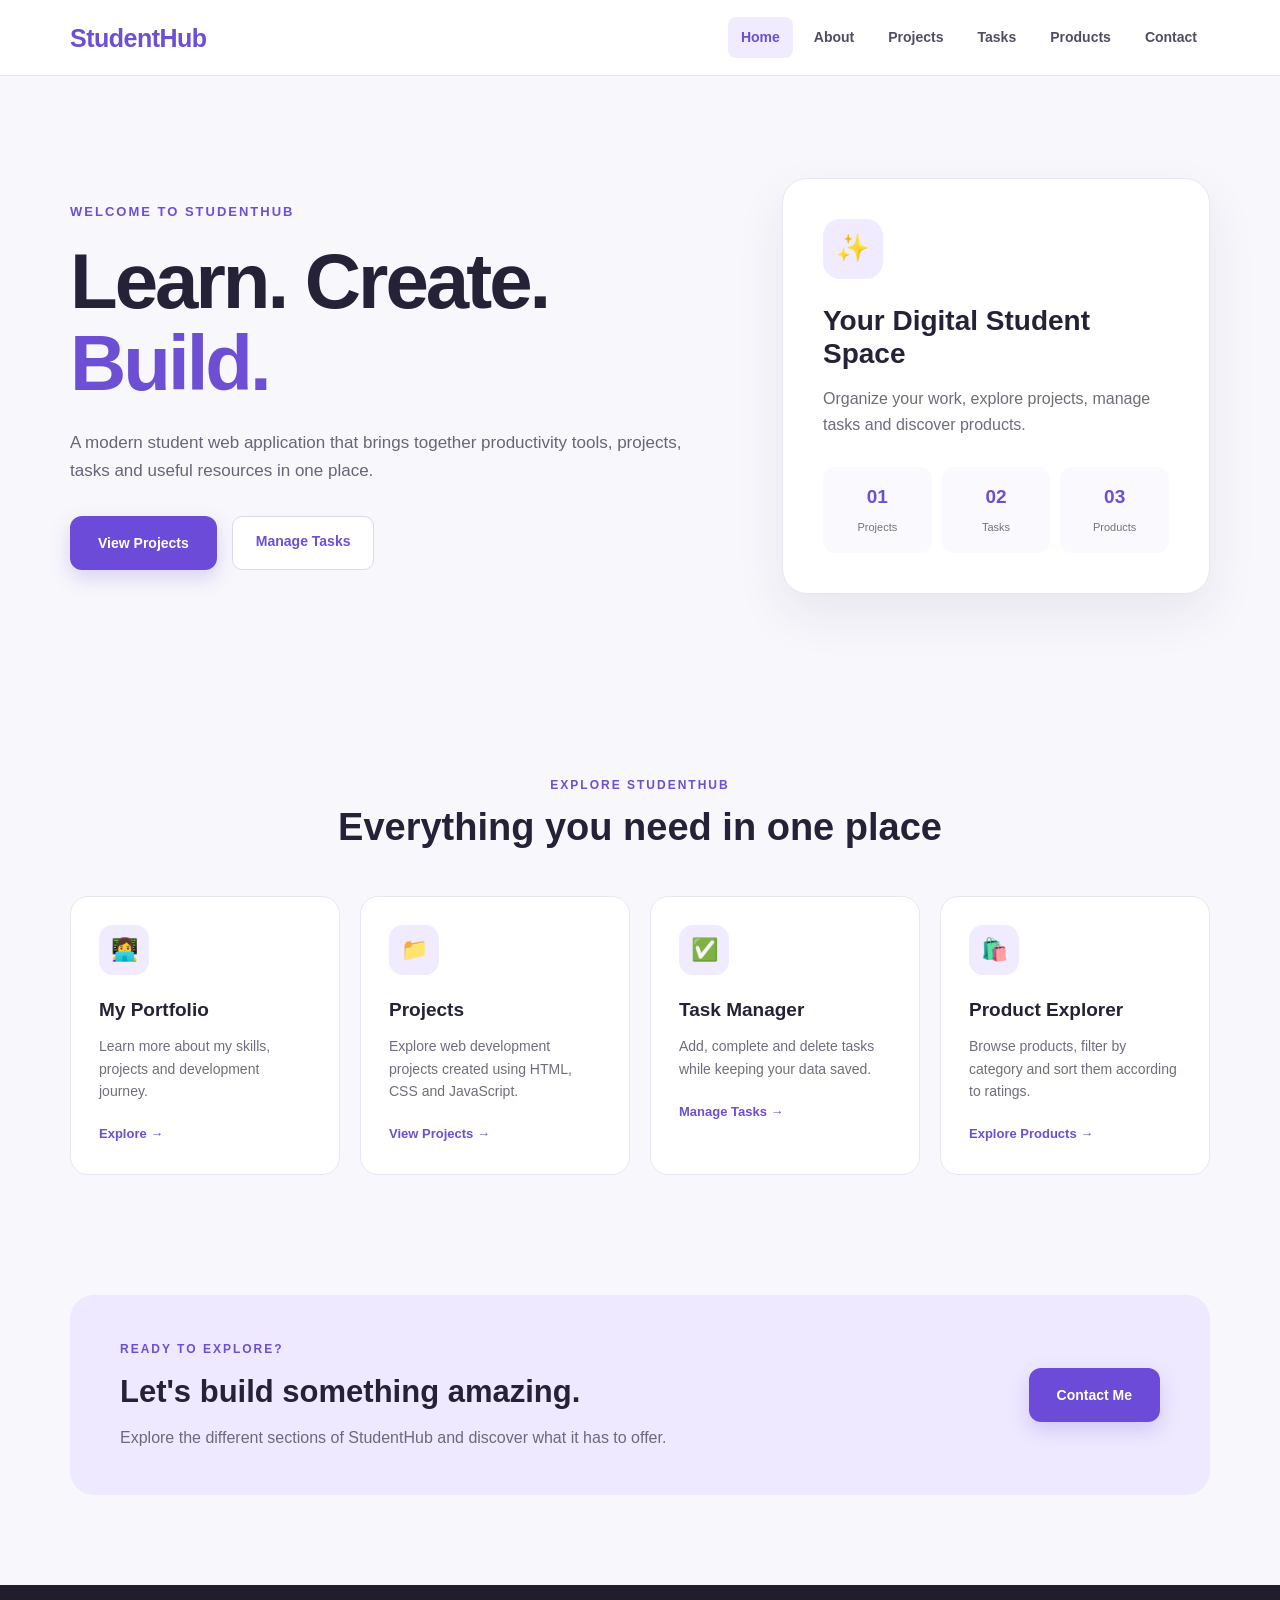
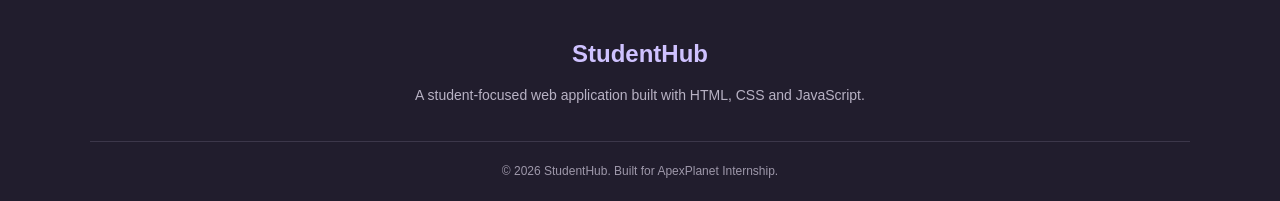
<file: index.html>
<!DOCTYPE html>
<html lang="en">
<head>
    <meta charset="UTF-8">
    <meta name="viewport" content="width=device-width, initial-scale=1.0">

    <title>StudentHub | Home</title>

    <link rel="stylesheet" href="style.css">
</head>

<body>

    <!-- Navigation Bar -->
    <header>
        <nav class="navbar">

            <div class="logo">
                StudentHub
            </div>

            <ul class="nav-links">
                <li><a href="index.html" class="active">Home</a></li>
                <li><a href="about.html">About</a></li>
                <li><a href="projects.html">Projects</a></li>
                <li><a href="tasks.html">Tasks</a></li>
                <li><a href="products.html">Products</a></li>
                <li><a href="contact.html">Contact</a></li>
            </ul>

            <button class="menu-btn" onclick="toggleMenu()">☰</button>

        </nav>
    </header>


    <!-- Hero Section -->
    <main>

        <section class="hero">

            <div class="hero-content">

                <p class="welcome-text">
                    WELCOME TO STUDENTHUB
                </p>

                <h1>
                    Learn. Create.
                    <span>Build.</span>
                </h1>

                <p class="hero-description">
                    A modern student web application that brings together
                    productivity tools, projects, tasks and useful resources
                    in one place.
                </p>

                <div class="hero-buttons">
                    <a href="projects.html" class="btn primary-btn">
                        View Projects
                    </a>

                    <a href="tasks.html" class="btn secondary-btn">
                        Manage Tasks
                    </a>
                </div>

            </div>


            <div class="hero-card">

                <div class="card-icon">
                    ✨
                </div>

                <h2>
                    Your Digital Student Space
                </h2>

                <p>
                    Organize your work, explore projects,
                    manage tasks and discover products.
                </p>

                <div class="mini-stats">

                    <div>
                        <strong>01</strong>
                        <span>Projects</span>
                    </div>

                    <div>
                        <strong>02</strong>
                        <span>Tasks</span>
                    </div>

                    <div>
                        <strong>03</strong>
                        <span>Products</span>
                    </div>

                </div>

            </div>

        </section>


        <!-- Features Section -->
        <section class="features">

            <div class="section-heading">

                <p>EXPLORE STUDENTHUB</p>

                <h2>
                    Everything you need in one place
                </h2>

            </div>


            <div class="feature-grid">

                <div class="feature-card">
                    <div class="feature-icon">👩‍💻</div>

                    <h3>My Portfolio</h3>

                    <p>
                        Learn more about my skills, projects
                        and development journey.
                    </p>

                    <a href="about.html">
                        Explore →
                    </a>
                </div>


                <div class="feature-card">
                    <div class="feature-icon">📁</div>

                    <h3>Projects</h3>

                    <p>
                        Explore web development projects
                        created using HTML, CSS and JavaScript.
                    </p>

                    <a href="projects.html">
                        View Projects →
                    </a>
                </div>


                <div class="feature-card">
                    <div class="feature-icon">✅</div>

                    <h3>Task Manager</h3>

                    <p>
                        Add, complete and delete tasks while
                        keeping your data saved.
                    </p>

                    <a href="tasks.html">
                        Manage Tasks →
                    </a>
                </div>


                <div class="feature-card">
                    <div class="feature-icon">🛍️</div>

                    <h3>Product Explorer</h3>

                    <p>
                        Browse products, filter by category
                        and sort them according to ratings.
                    </p>

                    <a href="products.html">
                        Explore Products →
                    </a>
                </div>

            </div>

        </section>


        <!-- Call To Action -->
        <section class="cta">

            <div>

                <p>READY TO EXPLORE?</p>

                <h2>
                    Let's build something amazing.
                </h2>

                <p>
                    Explore the different sections of StudentHub
                    and discover what it has to offer.
                </p>

            </div>

            <a href="contact.html" class="btn primary-btn">
                Contact Me
            </a>

        </section>

    </main>


    <!-- Footer -->
    <footer>

        <div class="footer-content">

            <h3>StudentHub</h3>

            <p>
                A student-focused web application built with
                HTML, CSS and JavaScript.
            </p>

        </div>

        <div class="footer-bottom">
            <p>
                © 2026 StudentHub. Built for ApexPlanet Internship.
            </p>
        </div>

    </footer>


    <script src="main.js"></script>

</body>
</html>
</file>
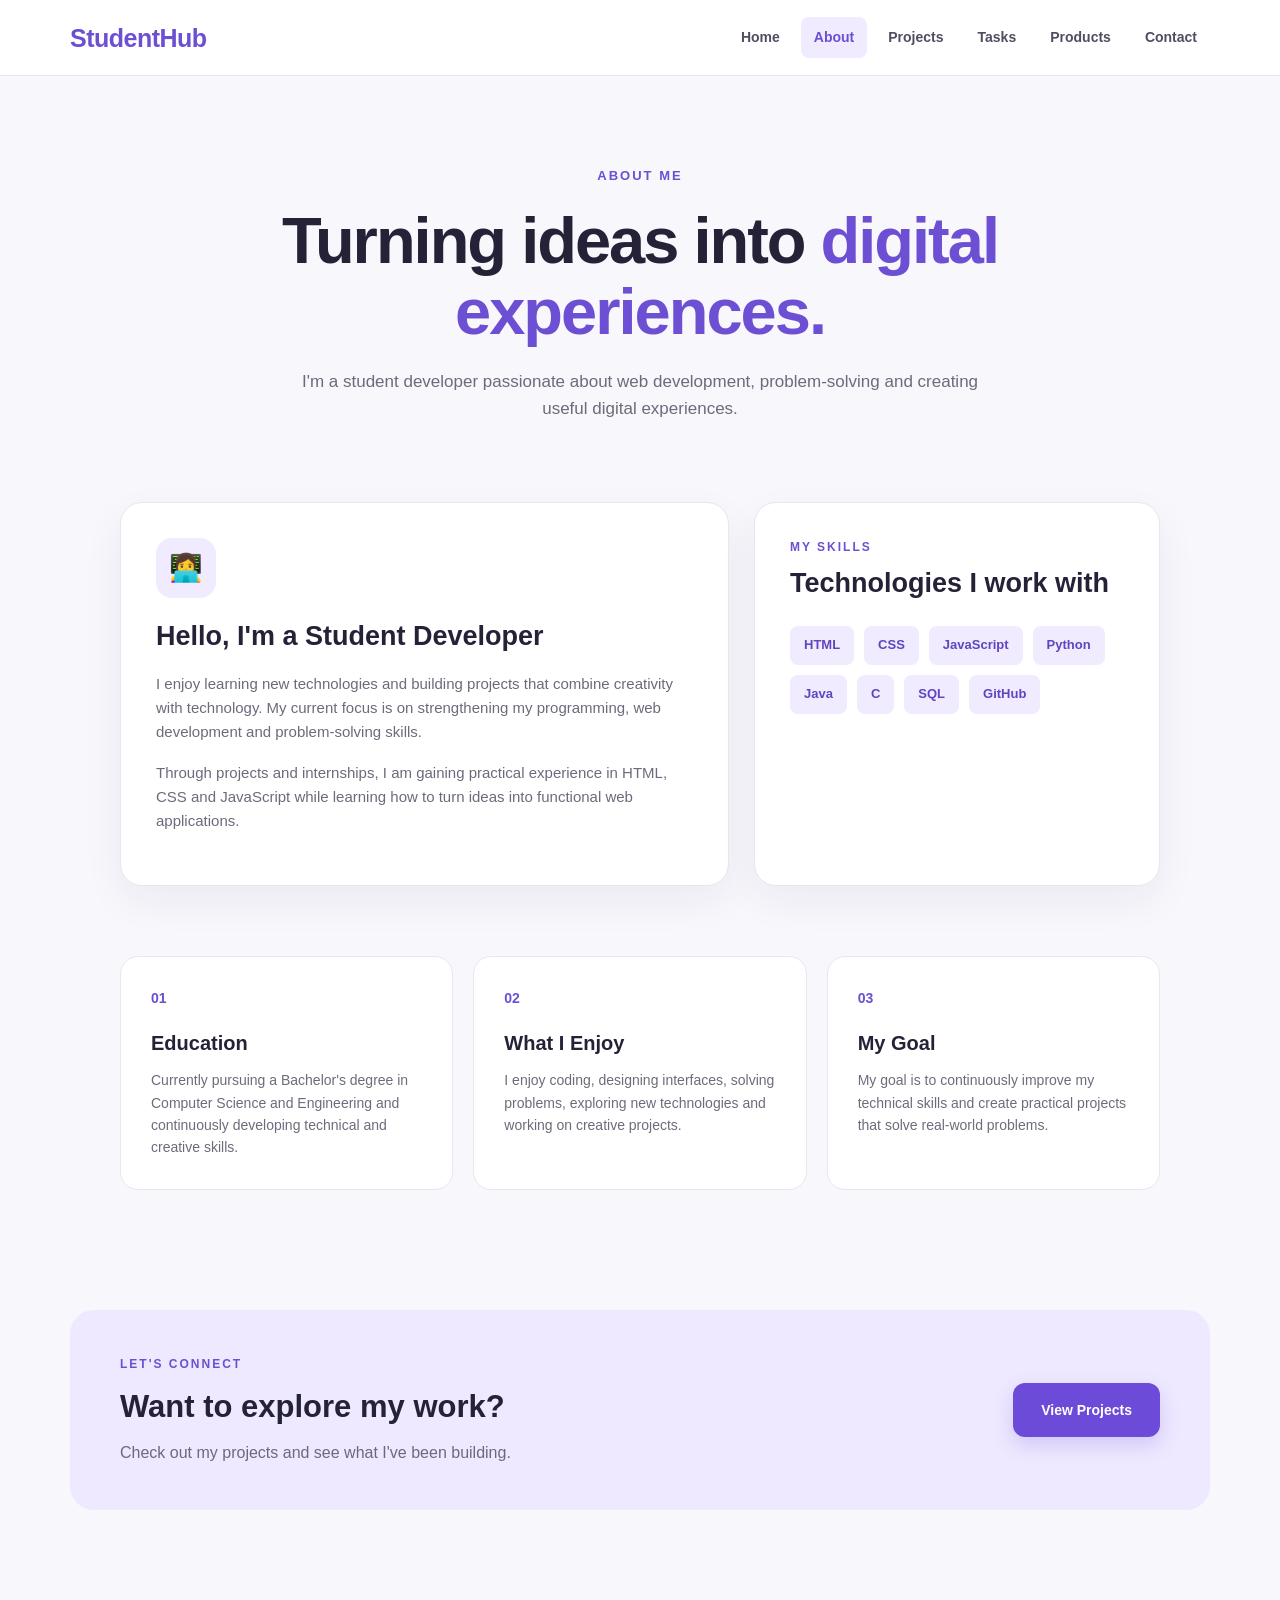
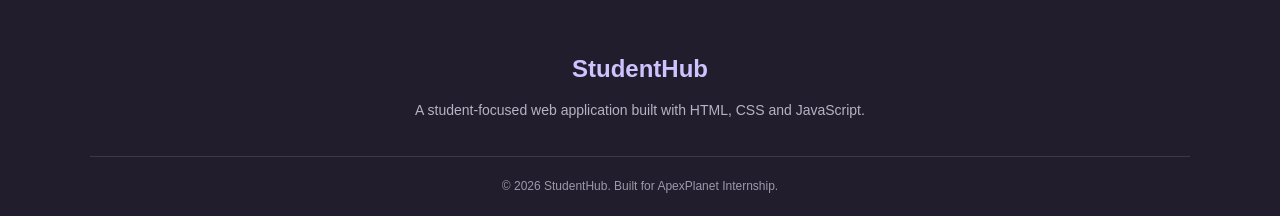
<file: about.html>
<!DOCTYPE html>
<html lang="en">

<head>
    <meta charset="UTF-8">
    <meta name="viewport" content="width=device-width, initial-scale=1.0">

    <title>StudentHub | About</title>

    <link rel="stylesheet" href="style.css">
</head>

<body>

    <!-- Navigation Bar -->
    <header>
        <nav class="navbar">

            <div class="logo">
                StudentHub
            </div>

            <ul class="nav-links">
                <li>
                    <a href="index.html">Home</a>
                </li>

                <li>
                    <a href="about.html" class="active">About</a>
                </li>

                <li>
                    <a href="projects.html">Projects</a>
                </li>

                <li>
                    <a href="tasks.html">Tasks</a>
                </li>

                <li>
                    <a href="products.html">Products</a>
                </li>

                <li>
                    <a href="contact.html">Contact</a>
                </li>
            </ul>

            <button class="menu-btn" onclick="toggleMenu()">☰</button>

        </nav>
    </header>


    <!-- About Hero -->
    <main>

        <section class="page-hero">

            <p class="welcome-text">
                ABOUT ME
            </p>

            <h1>
                Turning ideas into
                <span>digital experiences.</span>
            </h1>

            <p>
                I'm a student developer passionate about web development,
                problem-solving and creating useful digital experiences.
            </p>

        </section>


        <!-- About Section -->
        <section class="about-section">

            <div class="about-card">

                <div class="about-icon">
                    👩‍💻
                </div>

                <h2>
                    Hello, I'm a Student Developer
                </h2>

                <p>
                    I enjoy learning new technologies and building projects
                    that combine creativity with technology. My current focus
                    is on strengthening my programming, web development and
                    problem-solving skills.
                </p>

                <p>
                    Through projects and internships, I am gaining practical
                    experience in HTML, CSS and JavaScript while learning how
                    to turn ideas into functional web applications.
                </p>

            </div>


            <!-- Skills -->
            <div class="skills-card">

                <p class="small-heading">
                    MY SKILLS
                </p>

                <h2>
                    Technologies I work with
                </h2>

                <div class="skills-list">

                    <span>HTML</span>
                    <span>CSS</span>
                    <span>JavaScript</span>
                    <span>Python</span>
                    <span>Java</span>
                    <span>C</span>
                    <span>SQL</span>
                    <span>GitHub</span>

                </div>

            </div>

        </section>


        <!-- Education & Goals -->
        <section class="info-section">

            <div class="info-card">

                <div class="info-number">
                    01
                </div>

                <h3>
                    Education
                </h3>

                <p>
                    Currently pursuing a Bachelor's degree in Computer
                    Science and Engineering and continuously developing
                    technical and creative skills.
                </p>

            </div>


            <div class="info-card">

                <div class="info-number">
                    02
                </div>

                <h3>
                    What I Enjoy
                </h3>

                <p>
                    I enjoy coding, designing interfaces, solving problems,
                    exploring new technologies and working on creative
                    projects.
                </p>

            </div>


            <div class="info-card">

                <div class="info-number">
                    03
                </div>

                <h3>
                    My Goal
                </h3>

                <p>
                    My goal is to continuously improve my technical skills
                    and create practical projects that solve real-world
                    problems.
                </p>

            </div>

        </section>


        <!-- CTA -->
        <section class="cta">

            <div>

                <p>
                    LET'S CONNECT
                </p>

                <h2>
                    Want to explore my work?
                </h2>

                <p>
                    Check out my projects and see what I've been building.
                </p>

            </div>

            <a href="projects.html" class="btn primary-btn">
                View Projects
            </a>

        </section>

    </main>


    <!-- Footer -->
    <footer>

        <div class="footer-content">

            <h3>
                StudentHub
            </h3>

            <p>
                A student-focused web application built with
                HTML, CSS and JavaScript.
            </p>

        </div>

        <div class="footer-bottom">

            <p>
                © 2026 StudentHub. Built for ApexPlanet Internship.
            </p>

        </div>

    </footer>


    <script src="main.js"></script>

</body>

</html>
</file>
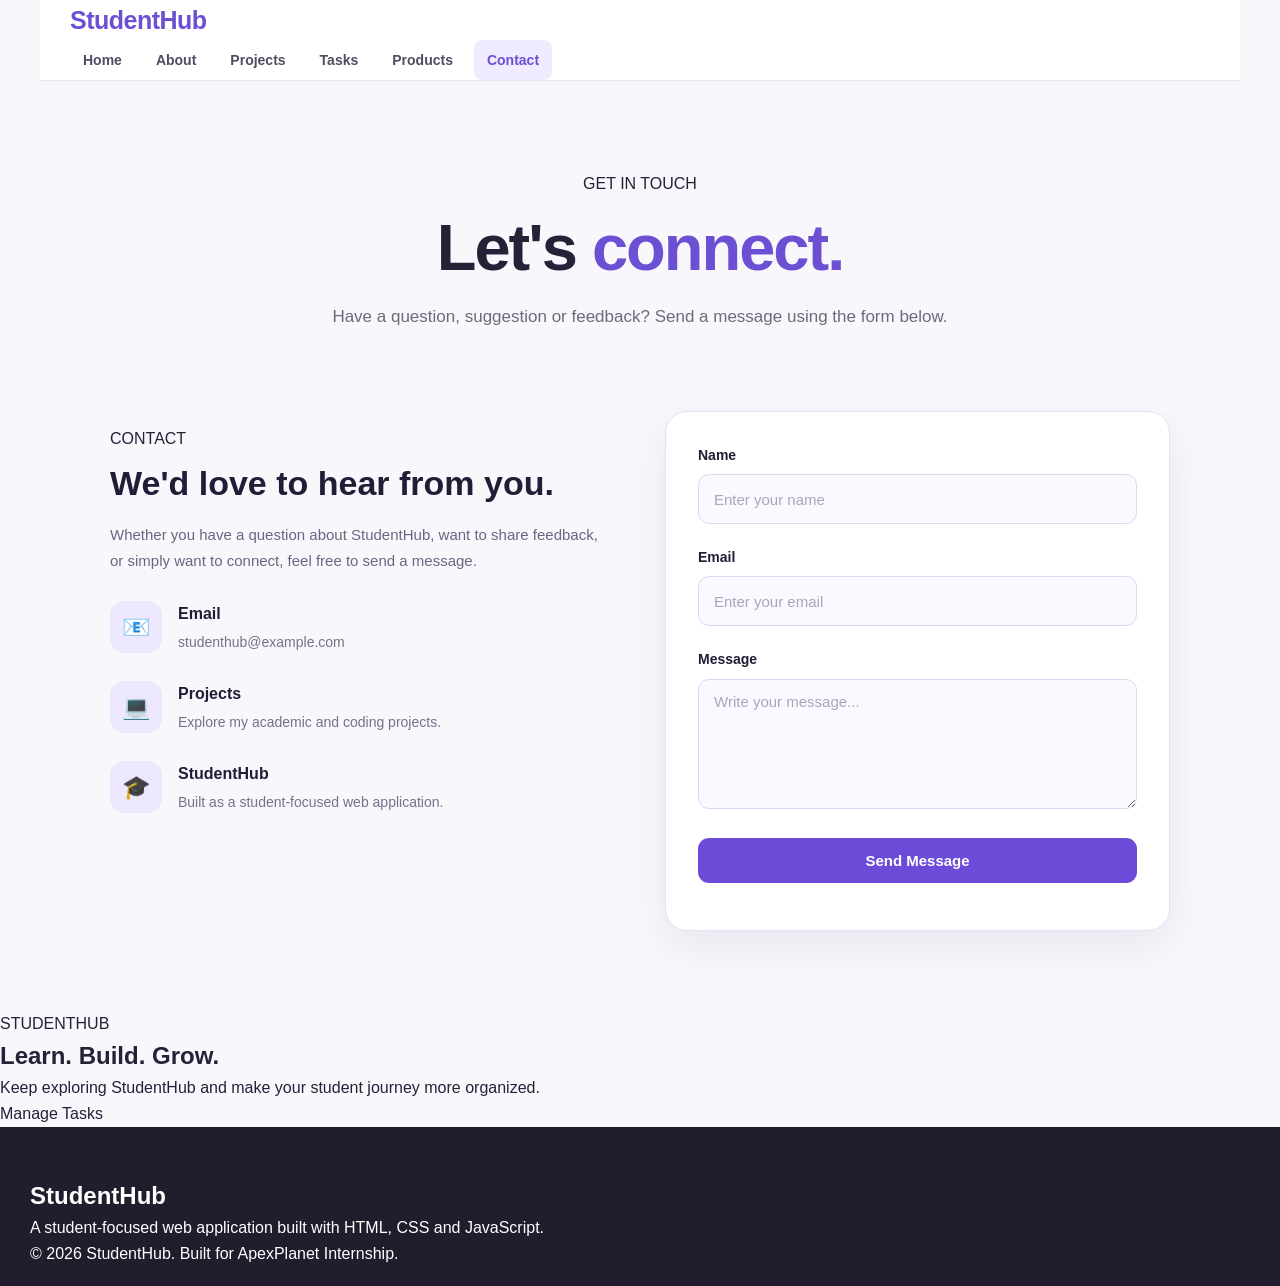
<file: contact.html>
<!DOCTYPE html>
<html lang="en">

<head>
    <meta charset="UTF-8">
    <meta name="viewport" content="width=device-width, initial-scale=1.0">

    <title>Contact | StudentHub</title>

    <link rel="stylesheet" href="style.css">
</head>

<body>

    <!-- =========================
         NAVIGATION BAR
    ========================== -->

    <header class="navbar">

        <div class="nav-container">

            <a href="index.html" class="logo">
                StudentHub
            </a>

            <nav class="nav-links">

                <a href="index.html">Home</a>

                <a href="about.html">About</a>

                <a href="projects.html">Projects</a>

                <a href="tasks.html">Tasks</a>

                <a href="products.html">Products</a>

                <a href="contact.html" class="active">Contact</a>

            </nav>

        </div>

    </header>


    <!-- =========================
         CONTACT HERO
    ========================== -->

    <main>

        <section class="page-hero">

            <p class="section-label">
                GET IN TOUCH
            </p>

            <h1>
                Let's
                <span>connect.</span>
            </h1>

            <p class="hero-description">
                Have a question, suggestion or feedback?
                Send a message using the form below.
            </p>

        </section>


        <!-- =========================
             CONTACT SECTION
        ========================== -->

        <section class="contact-section">

            <div class="contact-container">


                <!-- Contact Information -->

                <div class="contact-info">

                    <p class="section-label">
                        CONTACT
                    </p>

                    <h2>
                        We'd love to hear from you.
                    </h2>

                    <p>
                        Whether you have a question about
                        StudentHub, want to share feedback,
                        or simply want to connect, feel free
                        to send a message.
                    </p>


                    <div class="contact-detail">

                        <div class="contact-icon">
                            📧
                        </div>

                        <div>
                            <h3>Email</h3>

                            <p>
                                studenthub@example.com
                            </p>
                        </div>

                    </div>


                    <div class="contact-detail">

                        <div class="contact-icon">
                            💻
                        </div>

                        <div>
                            <h3>Projects</h3>

                            <p>
                                Explore my academic and
                                coding projects.
                            </p>
                        </div>

                    </div>


                    <div class="contact-detail">

                        <div class="contact-icon">
                            🎓
                        </div>

                        <div>
                            <h3>StudentHub</h3>

                            <p>
                                Built as a student-focused
                                web application.
                            </p>
                        </div>

                    </div>

                </div>


                <!-- Contact Form -->

                <div class="contact-form-card">

                    <form id="contactForm">

                        <div class="form-group">

                            <label for="name">
                                Name
                            </label>

                            <input
                                type="text"
                                id="name"
                                name="name"
                                placeholder="Enter your name"
                                required
                            >

                        </div>


                        <div class="form-group">

                            <label for="email">
                                Email
                            </label>

                            <input
                                type="email"
                                id="email"
                                name="email"
                                placeholder="Enter your email"
                                required
                            >

                        </div>


                        <div class="form-group">

                            <label for="message">
                                Message
                            </label>

                            <textarea
                                id="message"
                                name="message"
                                rows="6"
                                placeholder="Write your message..."
                                required
                            ></textarea>

                        </div>


                        <button
                            type="submit"
                            class="contact-submit"
                        >
                            Send Message
                        </button>


                        <p
                            id="formMessage"
                            class="form-message"
                        ></p>

                    </form>

                </div>

            </div>

        </section>


        <!-- =========================
             CTA
        ========================== -->

        <section class="task-cta">

            <div>

                <p class="section-label">
                    STUDENTHUB
                </p>

                <h2>
                    Learn. Build. Grow.
                </h2>

                <p>
                    Keep exploring StudentHub and make
                    your student journey more organized.
                </p>

            </div>

            <a
                href="tasks.html"
                class="cta-button"
            >
                Manage Tasks
            </a>

        </section>

    </main>


    <!-- =========================
         FOOTER
    ========================== -->

    <footer class="footer">

        <div class="footer-container">

            <h2>
                StudentHub
            </h2>

            <p>
                A student-focused web application built
                with HTML, CSS and JavaScript.
            </p>

            <p>
                © 2026 StudentHub. Built for ApexPlanet Internship.
            </p>

        </div>

    </footer>


    <!-- JavaScript -->

    <script src="contact.js"></script>

</body>

</html>
</file>
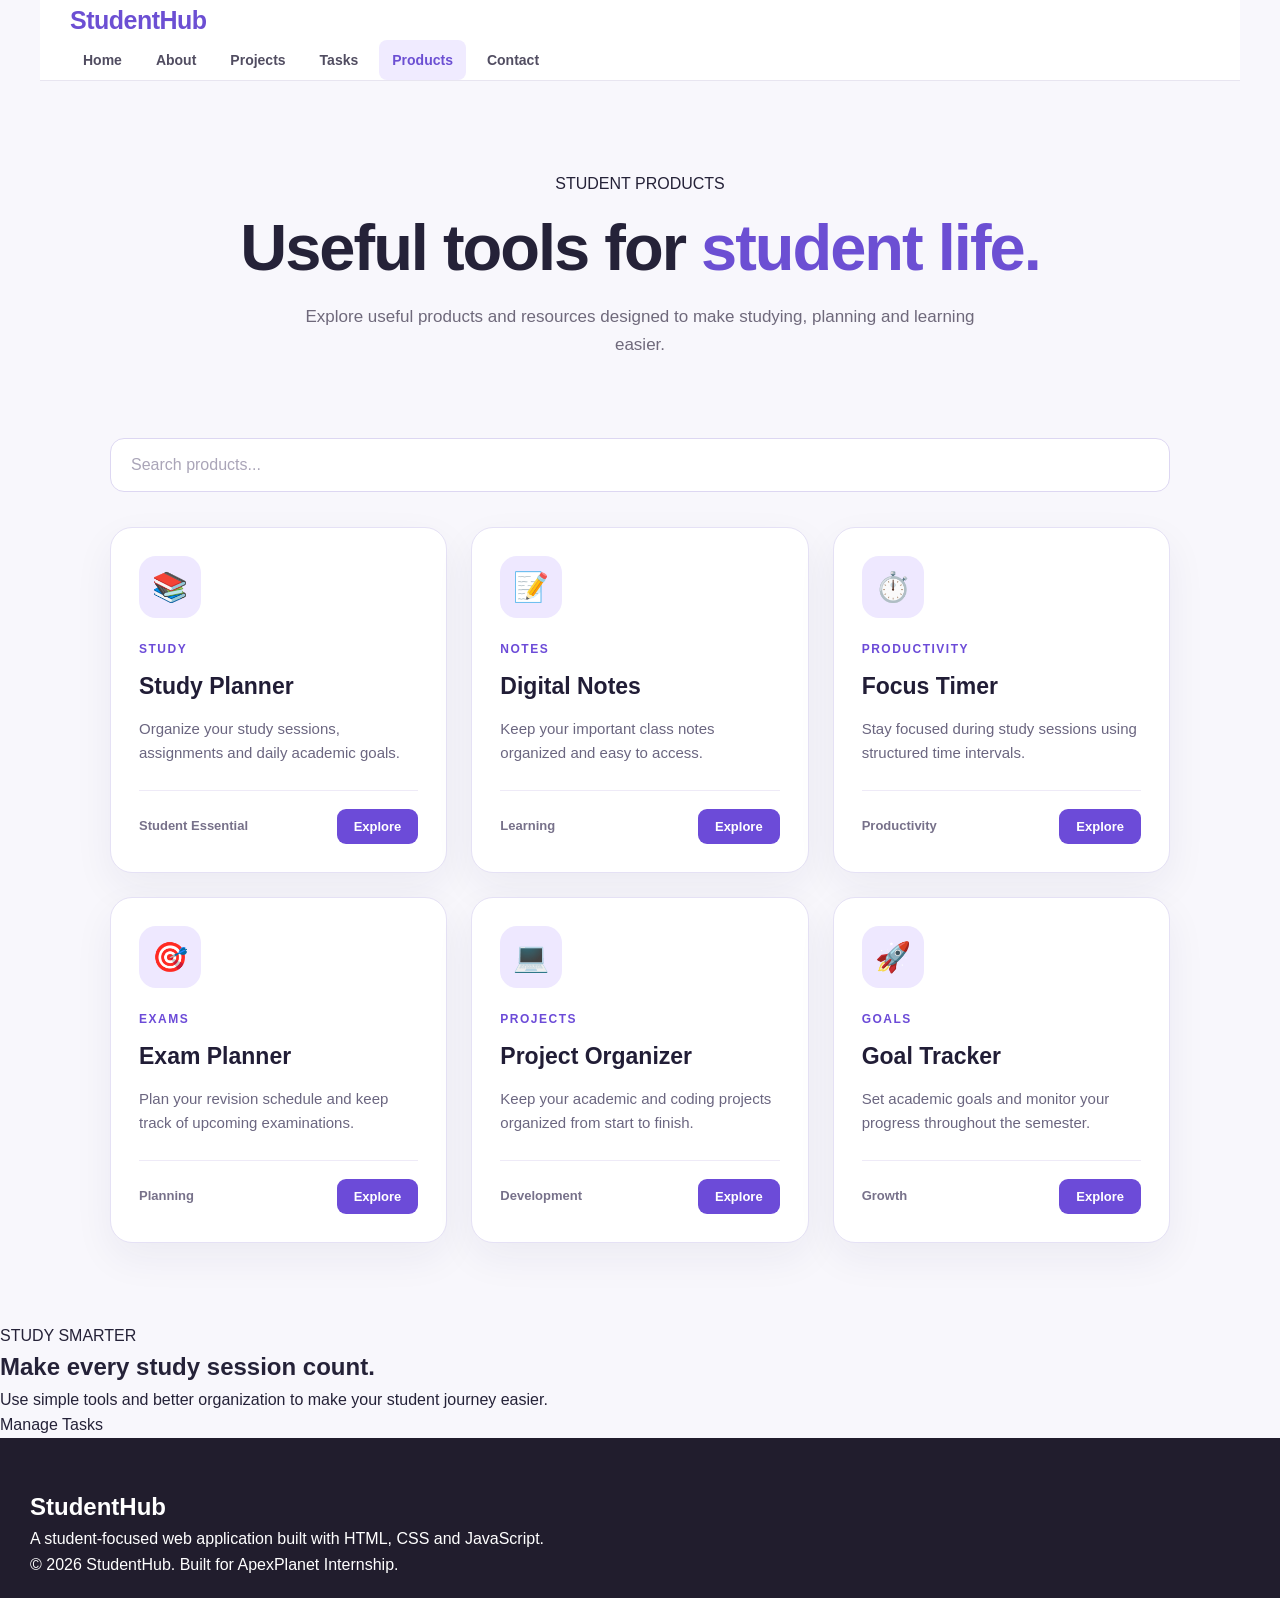
<file: products.html>
<!DOCTYPE html>
<html lang="en">

<head>
    <meta charset="UTF-8">
    <meta name="viewport" content="width=device-width, initial-scale=1.0">

    <title>Products | StudentHub</title>

    <link rel="stylesheet" href="style.css">
</head>

<body>

    <!-- =========================
         NAVIGATION BAR
    ========================== -->

    <header class="navbar">

        <div class="nav-container">

            <a href="index.html" class="logo">
                StudentHub
            </a>

            <nav class="nav-links">

                <a href="index.html">Home</a>

                <a href="about.html">About</a>

                <a href="projects.html">Projects</a>

                <a href="tasks.html">Tasks</a>

                <a href="products.html" class="active">Products</a>

                <a href="contact.html">Contact</a>

            </nav>

        </div>

    </header>


    <!-- =========================
         PRODUCTS PAGE
    ========================== -->

    <main>

        <!-- Hero -->

        <section class="page-hero">

            <p class="section-label">
                STUDENT PRODUCTS
            </p>

            <h1>
                Useful tools for
                <span>student life.</span>
            </h1>

            <p class="hero-description">
                Explore useful products and resources designed
                to make studying, planning and learning easier.
            </p>

        </section>


        <!-- =========================
             SEARCH
        ========================== -->

        <section class="products-section">

            <div class="product-search">

                <input
                    type="text"
                    id="productSearch"
                    placeholder="Search products..."
                >

            </div>


            <!-- =========================
                 PRODUCT GRID
            ========================== -->

            <div
                id="productGrid"
                class="product-grid"
            >


                <!-- Product 1 -->

                <div
                    class="product-card"
                    data-name="Study Planner"
                >

                    <div class="product-icon">
                        📚
                    </div>

                    <p class="product-category">
                        STUDY
                    </p>

                    <h2>
                        Study Planner
                    </h2>

                    <p>
                        Organize your study sessions,
                        assignments and daily academic goals.
                    </p>

                    <div class="product-bottom">

                        <span>
                            Student Essential
                        </span>

                        <button class="product-btn">
                            Explore
                        </button>

                    </div>

                </div>


                <!-- Product 2 -->

                <div
                    class="product-card"
                    data-name="Digital Notes"
                >

                    <div class="product-icon">
                        📝
                    </div>

                    <p class="product-category">
                        NOTES
                    </p>

                    <h2>
                        Digital Notes
                    </h2>

                    <p>
                        Keep your important class notes
                        organized and easy to access.
                    </p>

                    <div class="product-bottom">

                        <span>
                            Learning
                        </span>

                        <button class="product-btn">
                            Explore
                        </button>

                    </div>

                </div>


                <!-- Product 3 -->

                <div
                    class="product-card"
                    data-name="Focus Timer"
                >

                    <div class="product-icon">
                        ⏱️
                    </div>

                    <p class="product-category">
                        PRODUCTIVITY
                    </p>

                    <h2>
                        Focus Timer
                    </h2>

                    <p>
                        Stay focused during study sessions
                        using structured time intervals.
                    </p>

                    <div class="product-bottom">

                        <span>
                            Productivity
                        </span>

                        <button class="product-btn">
                            Explore
                        </button>

                    </div>

                </div>


                <!-- Product 4 -->

                <div
                    class="product-card"
                    data-name="Exam Planner"
                >

                    <div class="product-icon">
                        🎯
                    </div>

                    <p class="product-category">
                        EXAMS
                    </p>

                    <h2>
                        Exam Planner
                    </h2>

                    <p>
                        Plan your revision schedule and
                        keep track of upcoming examinations.
                    </p>

                    <div class="product-bottom">

                        <span>
                            Planning
                        </span>

                        <button class="product-btn">
                            Explore
                        </button>

                    </div>

                </div>


                <!-- Product 5 -->

                <div
                    class="product-card"
                    data-name="Project Organizer"
                >

                    <div class="product-icon">
                        💻
                    </div>

                    <p class="product-category">
                        PROJECTS
                    </p>

                    <h2>
                        Project Organizer
                    </h2>

                    <p>
                        Keep your academic and coding projects
                        organized from start to finish.
                    </p>

                    <div class="product-bottom">

                        <span>
                            Development
                        </span>

                        <button class="product-btn">
                            Explore
                        </button>

                    </div>

                </div>


                <!-- Product 6 -->

                <div
                    class="product-card"
                    data-name="Goal Tracker"
                >

                    <div class="product-icon">
                        🚀
                    </div>

                    <p class="product-category">
                        GOALS
                    </p>

                    <h2>
                        Goal Tracker
                    </h2>

                    <p>
                        Set academic goals and monitor your
                        progress throughout the semester.
                    </p>

                    <div class="product-bottom">

                        <span>
                            Growth
                        </span>

                        <button class="product-btn">
                            Explore
                        </button>

                    </div>

                </div>

            </div>

        </section>


        <!-- =========================
             CTA
        ========================== -->

        <section class="task-cta">

            <div>

                <p class="section-label">
                    STUDY SMARTER
                </p>

                <h2>
                    Make every study session count.
                </h2>

                <p>
                    Use simple tools and better organization
                    to make your student journey easier.
                </p>

            </div>

            <a
                href="tasks.html"
                class="cta-button"
            >
                Manage Tasks
            </a>

        </section>

    </main>


    <!-- =========================
         FOOTER
    ========================== -->

    <footer class="footer">

        <div class="footer-container">

            <h2>
                StudentHub
            </h2>

            <p>
                A student-focused web application built with
                HTML, CSS and JavaScript.
            </p>

            <p>
                © 2026 StudentHub. Built for ApexPlanet Internship.
            </p>

        </div>

    </footer>


    <!-- =========================
         JAVASCRIPT
    ========================== -->

    <script src="products.js"></script>

</body>

</html>
</file>
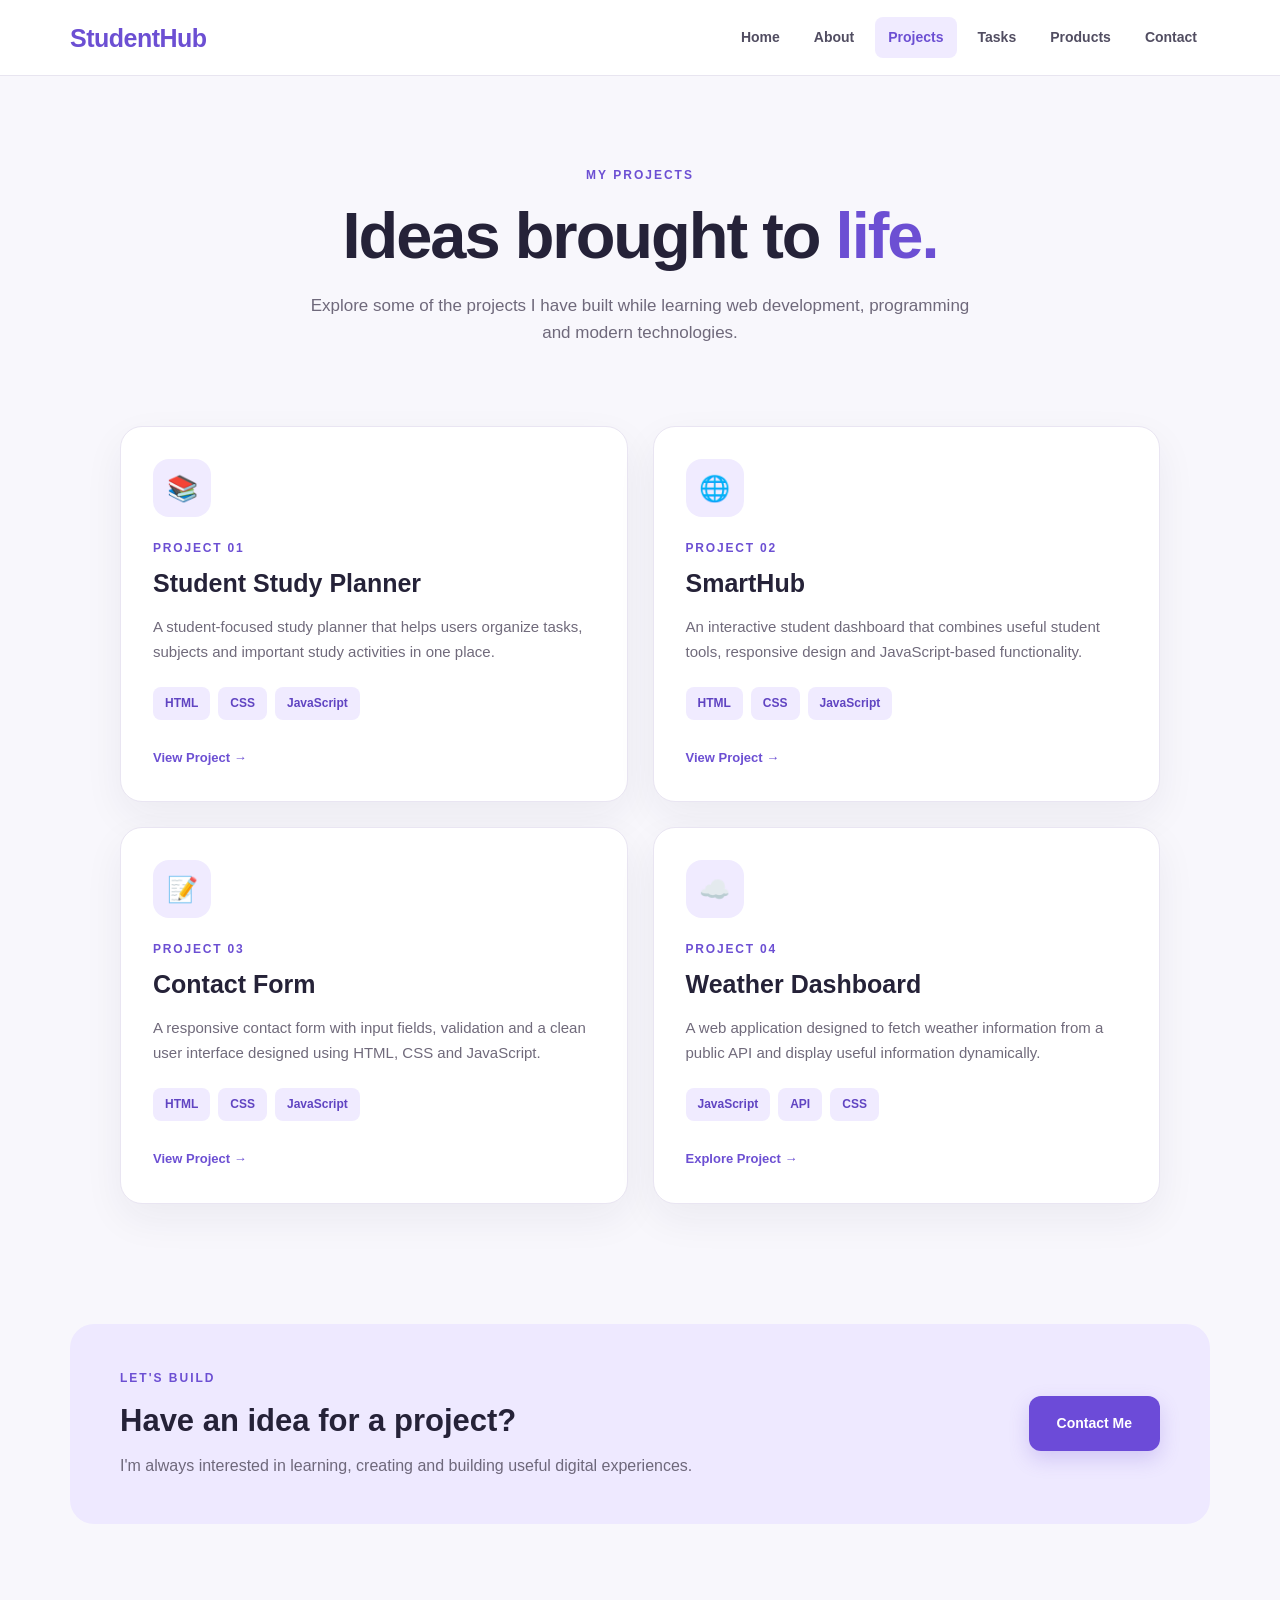
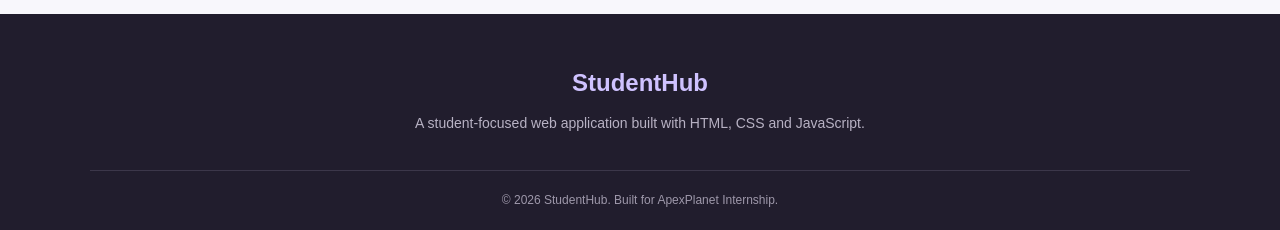
<file: projects.html>
<!DOCTYPE html>
<html lang="en">
<head>
    <meta charset="UTF-8">
    <meta name="viewport" content="width=device-width, initial-scale=1.0">

    <title>Projects | StudentHub</title>

    <link rel="stylesheet" href="style.css">
</head>

<body>

    <!-- ==============================
         NAVIGATION BAR
    =============================== -->

    <header>
        <nav class="navbar">

            <a href="index.html" class="logo">
                StudentHub
            </a>

            <button class="menu-btn" onclick="toggleMenu()">
                ☰
            </button>

            <ul class="nav-links" id="navLinks">

                <li>
                    <a href="index.html">Home</a>
                </li>

                <li>
                    <a href="about.html">About</a>
                </li>

                <li>
                    <a href="projects.html" class="active">Projects</a>
                </li>

                <li>
                    <a href="tasks.html">Tasks</a>
                </li>

                <li>
                    <a href="products.html">Products</a>
                </li>

                <li>
                    <a href="contact.html">Contact</a>
                </li>

            </ul>

        </nav>
    </header>


    <!-- ==============================
         PROJECT PAGE HERO
    =============================== -->

    <main>

        <section class="page-hero">

            <p class="small-heading">
                MY PROJECTS
            </p>

            <h1>
                Ideas brought to <span>life.</span>
            </h1>

            <p>
                Explore some of the projects I have built while learning
                web development, programming and modern technologies.
            </p>

        </section>


        <!-- ==============================
             PROJECTS
        =============================== -->

        <section class="projects-section">

            <div class="project-grid">


                <!-- PROJECT 1 -->

                <article class="project-card">

                    <div class="project-icon">
                        📚
                    </div>

                    <p class="project-number">
                        PROJECT 01
                    </p>

                    <h2>
                        Student Study Planner
                    </h2>

                    <p>
                        A student-focused study planner that helps users
                        organize tasks, subjects and important study
                        activities in one place.
                    </p>

                    <div class="project-tags">

                        <span>HTML</span>
                        <span>CSS</span>
                        <span>JavaScript</span>

                    </div>

                    <a href="#" class="project-link">
                        View Project →
                    </a>

                </article>


                <!-- PROJECT 2 -->

                <article class="project-card">

                    <div class="project-icon">
                        🌐
                    </div>

                    <p class="project-number">
                        PROJECT 02
                    </p>

                    <h2>
                        SmartHub
                    </h2>

                    <p>
                        An interactive student dashboard that combines
                        useful student tools, responsive design and
                        JavaScript-based functionality.
                    </p>

                    <div class="project-tags">

                        <span>HTML</span>
                        <span>CSS</span>
                        <span>JavaScript</span>

                    </div>

                    <a href="#" class="project-link">
                        View Project →
                    </a>

                </article>


                <!-- PROJECT 3 -->

                <article class="project-card">

                    <div class="project-icon">
                        📝
                    </div>

                    <p class="project-number">
                        PROJECT 03
                    </p>

                    <h2>
                        Contact Form
                    </h2>

                    <p>
                        A responsive contact form with input fields,
                        validation and a clean user interface designed
                        using HTML, CSS and JavaScript.
                    </p>

                    <div class="project-tags">

                        <span>HTML</span>
                        <span>CSS</span>
                        <span>JavaScript</span>

                    </div>

                    <a href="contact.html" class="project-link">
                        View Project →
                    </a>

                </article>


                <!-- PROJECT 4 -->

                <article class="project-card">

                    <div class="project-icon">
                        ☁️
                    </div>

                    <p class="project-number">
                        PROJECT 04
                    </p>

                    <h2>
                        Weather Dashboard
                    </h2>

                    <p>
                        A web application designed to fetch weather
                        information from a public API and display
                        useful information dynamically.
                    </p>

                    <div class="project-tags">

                        <span>JavaScript</span>
                        <span>API</span>
                        <span>CSS</span>

                    </div>

                    <a href="#" class="project-link">
                        Explore Project →
                    </a>

                </article>


            </div>

        </section>


        <!-- ==============================
             PROJECT CTA
        =============================== -->

        <section class="cta">

            <div>

                <p>
                    LET'S BUILD
                </p>

                <h2>
                    Have an idea for a project?
                </h2>

                <p>
                    I'm always interested in learning, creating and
                    building useful digital experiences.
                </p>

            </div>

            <a href="contact.html" class="btn primary-btn">
                Contact Me
            </a>

        </section>

    </main>


    <!-- ==============================
         FOOTER
    =============================== -->

    <footer>

        <div class="footer-content">

            <h3>
                StudentHub
            </h3>

            <p>
                A student-focused web application built with
                HTML, CSS and JavaScript.
            </p>

        </div>

        <div class="footer-bottom">

            <p>
                © 2026 StudentHub. Built for ApexPlanet Internship.
            </p>

        </div>

    </footer>


    <!-- ==============================
         JAVASCRIPT
    =============================== -->

    <script src="main.js"></script>

</body>
</html>
</file>
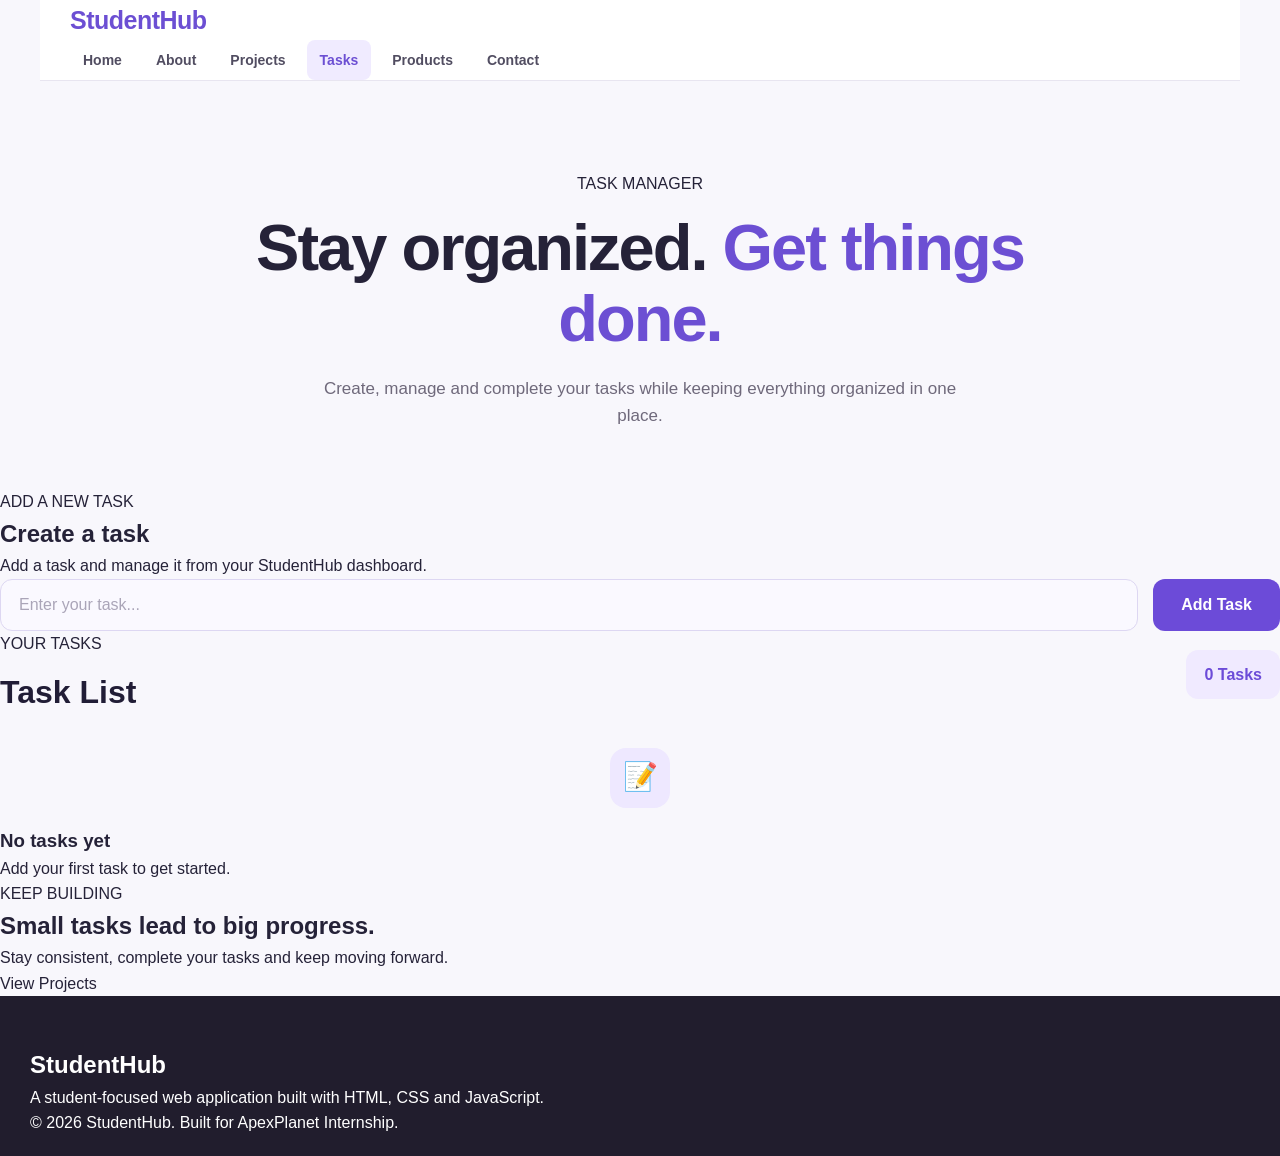
<file: tasks.html>
<!DOCTYPE html>
<html lang="en">

<head>
    <meta charset="UTF-8">
    <meta name="viewport" content="width=device-width, initial-scale=1.0">

    <title>Tasks | StudentHub</title>

    <link rel="stylesheet" href="style.css">
</head>

<body>

    <!-- =========================
         NAVIGATION BAR
    ========================== -->

    <header class="navbar">

        <div class="nav-container">

            <a href="index.html" class="logo">
                StudentHub
            </a>

            <nav class="nav-links">

                <a href="index.html">Home</a>

                <a href="about.html">About</a>

                <a href="projects.html">Projects</a>

                <a href="tasks.html" class="active">Tasks</a>

                <a href="products.html">Products</a>

                <a href="contact.html">Contact</a>

            </nav>

        </div>

    </header>


    <!-- =========================
         TASK PAGE
    ========================== -->

    <main class="tasks-page">


        <!-- =========================
             HERO SECTION
        ========================== -->

        <section class="page-hero">

            <p class="section-label">
                TASK MANAGER
            </p>

            <h1>
                Stay organized.
                <span>Get things done.</span>
            </h1>

            <p class="hero-description">
                Create, manage and complete your tasks while keeping
                everything organized in one place.
            </p>

        </section>


        <!-- =========================
             ADD TASK SECTION
        ========================== -->

        <section class="task-create-section">

            <p class="section-label">
                ADD A NEW TASK
            </p>

            <h2>
                Create a task
            </h2>

            <p class="section-description">
                Add a task and manage it from your StudentHub dashboard.
            </p>


            <div class="task-input-area">

                <input
                    type="text"
                    id="taskInput"
                    placeholder="Enter your task..."
                    autocomplete="off"
                >

                <button
                    type="button"
                    id="addTaskBtn"
                >
                    Add Task
                </button>

            </div>

        </section>


        <!-- =========================
             TASK LIST SECTION
        ========================== -->

        <section class="task-list-section">

            <div class="task-list-header">

                <div>

                    <p class="section-label">
                        YOUR TASKS
                    </p>

                    <h2>
                        Task List
                    </h2>

                </div>


                <div
                    id="taskCount"
                    class="task-count"
                >
                    0 Tasks
                </div>

            </div>


            <!--
                Tasks will be added here
                automatically using tasks.js
            -->

            <div
                id="taskList"
                class="task-list"
            >
            </div>


            <!-- Empty message -->

            <div
                id="emptyMessage"
                class="empty-message"
            >

                <div class="empty-icon">
                    📝
                </div>

                <h3>
                    No tasks yet
                </h3>

                <p>
                    Add your first task to get started.
                </p>

            </div>

        </section>


        <!-- =========================
             BOTTOM CTA
        ========================== -->

        <section class="task-cta">

            <div>

                <p class="section-label">
                    KEEP BUILDING
                </p>

                <h2>
                    Small tasks lead to big progress.
                </h2>

                <p>
                    Stay consistent, complete your tasks and
                    keep moving forward.
                </p>

            </div>

            <a
                href="projects.html"
                class="cta-button"
            >
                View Projects
            </a>

        </section>

    </main>


    <!-- =========================
         FOOTER
    ========================== -->

    <footer class="footer">

        <div class="footer-container">

            <h2>
                StudentHub
            </h2>

            <p>
                A student-focused web application built with
                HTML, CSS and JavaScript.
            </p>

            <p>
                © 2026 StudentHub. Built for ApexPlanet Internship.
            </p>

        </div>

    </footer>


    <!-- =========================
         JAVASCRIPT
    ========================== -->

    <script src="tasks.js"></script>

</body>

</html>
</file>
<file: style.css>
/* ==================================================
   STUDENTHUB - COMPLETE STYLE SHEET
   ApexPlanet Internship - Task 4
================================================== */


/* ==================================================
   GLOBAL STYLES
================================================== */

* {
    margin: 0;
    padding: 0;
    box-sizing: border-box;
}

html {
    scroll-behavior: smooth;
}

body {
    font-family: Arial, Helvetica, sans-serif;
    background: #f8f7fc;
    color: #252238;
    line-height: 1.6;
}

a {
    text-decoration: none;
    color: inherit;
}

button {
    font-family: inherit;
}


/* ==================================================
   NAVIGATION BAR
================================================== */

header {
    width: 100%;
    background: rgba(255, 255, 255, 0.96);
    border-bottom: 1px solid #e8e5f0;
    position: sticky;
    top: 0;
    z-index: 1000;
}

.navbar {
    max-width: 1200px;
    margin: auto;
    min-height: 75px;
    padding: 0 30px;

    display: flex;
    align-items: center;
    justify-content: space-between;
}

.logo {
    font-size: 25px;
    font-weight: 800;
    letter-spacing: -0.5px;
    color: #6c4fd3;
}

.nav-links {
    display: flex;
    list-style: none;
    gap: 8px;
}

.nav-links a {
    display: block;
    padding: 9px 13px;
    border-radius: 8px;
    font-size: 14px;
    font-weight: 600;
    color: #514d61;
    transition: 0.3s ease;
}

.nav-links a:hover,
.nav-links a.active {
    color: #6c4fd3;
    background: #f0ebff;
}

.menu-btn {
    display: none;
    border: none;
    background: #f0ebff;
    color: #6c4fd3;
    font-size: 22px;
    padding: 7px 11px;
    border-radius: 8px;
    cursor: pointer;
}


/* ==================================================
   HERO SECTION - HOME PAGE
================================================== */

.hero {
    max-width: 1200px;
    margin: auto;
    min-height: 620px;
    padding: 80px 30px;

    display: grid;
    grid-template-columns: 1.2fr 0.8fr;
    align-items: center;
    gap: 70px;
}

.welcome-text {
    color: #6c4fd3;
    font-size: 13px;
    font-weight: 800;
    letter-spacing: 2px;
    margin-bottom: 18px;
}

.hero h1 {
    font-size: clamp(48px, 7vw, 78px);
    line-height: 1.05;
    letter-spacing: -3px;
    margin-bottom: 25px;
}

.hero h1 span {
    color: #6c4fd3;
}

.hero-description {
    max-width: 620px;
    color: #696477;
    font-size: 17px;
    margin-bottom: 32px;
}

.hero-buttons {
    display: flex;
    gap: 15px;
    flex-wrap: wrap;
}


/* ==================================================
   BUTTONS
================================================== */

.btn {
    display: inline-block;
    padding: 13px 23px;
    border-radius: 10px;
    font-size: 14px;
    font-weight: 700;
    transition: 0.3s ease;
}

.primary-btn {
    background: #6c4fd3;
    color: white;
    box-shadow: 0 8px 20px rgba(108, 79, 211, 0.22);
}

.primary-btn:hover {
    background: #573bb9;
    transform: translateY(-2px);
}

.secondary-btn {
    background: white;
    color: #6c4fd3;
    border: 1px solid #ddd7f0;
}

.secondary-btn:hover {
    background: #f0ebff;
    transform: translateY(-2px);
}


/* ==================================================
   HERO CARD
================================================== */

.hero-card {
    background: white;
    border: 1px solid #e9e5f2;
    border-radius: 25px;
    padding: 40px;
    box-shadow: 0 20px 50px rgba(42, 32, 73, 0.08);
}

.card-icon {
    width: 60px;
    height: 60px;

    display: flex;
    align-items: center;
    justify-content: center;

    background: #f0ebff;
    border-radius: 17px;
    font-size: 27px;
    margin-bottom: 25px;
}

.hero-card h2 {
    font-size: 28px;
    line-height: 1.2;
    margin-bottom: 15px;
}

.hero-card p {
    color: #706b7d;
    margin-bottom: 30px;
}

.mini-stats {
    display: grid;
    grid-template-columns: repeat(3, 1fr);
    gap: 10px;
}

.mini-stats div {
    padding: 15px 8px;
    text-align: center;
    background: #faf9fd;
    border-radius: 12px;
}

.mini-stats strong {
    display: block;
    color: #6c4fd3;
    font-size: 19px;
}

.mini-stats span {
    font-size: 11px;
    color: #777181;
}


/* ==================================================
   FEATURES SECTION - HOME PAGE
================================================== */

.features {
    max-width: 1200px;
    margin: auto;
    padding: 80px 30px;
}

.section-heading {
    text-align: center;
    max-width: 650px;
    margin: 0 auto 45px;
}

.section-heading p {
    color: #6c4fd3;
    font-size: 12px;
    font-weight: 800;
    letter-spacing: 2px;
    margin-bottom: 10px;
}

.section-heading h2 {
    font-size: 38px;
    line-height: 1.2;
}

.feature-grid {
    display: grid;
    grid-template-columns: repeat(4, 1fr);
    gap: 20px;
}

.feature-card {
    background: white;
    padding: 28px;
    border: 1px solid #e9e5f2;
    border-radius: 18px;
    transition: 0.3s ease;
}

.feature-card:hover {
    transform: translateY(-7px);
    box-shadow: 0 15px 35px rgba(42, 32, 73, 0.08);
}

.feature-icon {
    width: 50px;
    height: 50px;

    display: flex;
    align-items: center;
    justify-content: center;

    background: #f0ebff;
    border-radius: 14px;
    font-size: 22px;
    margin-bottom: 20px;
}

.feature-card h3 {
    margin-bottom: 10px;
    font-size: 19px;
}

.feature-card p {
    color: #716c7d;
    font-size: 14px;
    margin-bottom: 18px;
}

.feature-card a {
    color: #6c4fd3;
    font-size: 13px;
    font-weight: 700;
}


/* ==================================================
   CALL TO ACTION
================================================== */

.cta {
    max-width: 1140px;
    margin: 40px auto 90px;
    padding: 45px 50px;

    background: #eee9ff;
    border-radius: 24px;

    display: flex;
    align-items: center;
    justify-content: space-between;
    gap: 30px;
}

.cta p:first-child {
    color: #6c4fd3;
    font-size: 12px;
    font-weight: 800;
    letter-spacing: 2px;
    margin-bottom: 8px;
}

.cta h2 {
    font-size: 31px;
    margin-bottom: 8px;
}

.cta p:last-child {
    color: #6e687b;
}


/* ==================================================
   FOOTER
================================================== */

footer {
    background: #211d2d;
    color: white;
    padding: 50px 30px 20px;
}

.footer-content {
    max-width: 1100px;
    margin: auto;
    text-align: center;
}

.footer-content h3 {
    font-size: 24px;
    color: #cfc2ff;
    margin-bottom: 10px;
}

.footer-content p {
    max-width: 500px;
    margin: auto;
    color: #b8b2c4;
    font-size: 14px;
}

.footer-bottom {
    max-width: 1100px;
    margin: 35px auto 0;
    padding-top: 20px;
    border-top: 1px solid #3c374a;
    text-align: center;
}

.footer-bottom p {
    color: #9e98aa;
    font-size: 12px;
}


/* ==================================================
   ABOUT PAGE - HERO
================================================== */

.page-hero {
    max-width: 1100px;
    margin: auto;
    padding: 90px 30px 60px;
    text-align: center;
}

.page-hero h1 {
    max-width: 850px;
    margin: 15px auto 20px;

    font-size: clamp(42px, 6vw, 65px);
    line-height: 1.1;
    letter-spacing: -2px;
}

.page-hero h1 span {
    color: #6c4fd3;
}

.page-hero > p:last-child {
    max-width: 680px;
    margin: auto;
    color: #6f697b;
    font-size: 17px;
}


/* ==================================================
   ABOUT SECTION
================================================== */

.about-section {
    max-width: 1100px;
    margin: auto;
    padding: 20px 30px 70px;

    display: grid;
    grid-template-columns: 1.2fr 0.8fr;
    gap: 25px;
}

.about-card,
.skills-card {
    background: white;
    border: 1px solid #e9e5f2;
    border-radius: 22px;
    padding: 35px;

    box-shadow: 0 15px 40px rgba(42, 32, 73, 0.06);
}

.about-icon {
    width: 60px;
    height: 60px;

    display: flex;
    align-items: center;
    justify-content: center;

    background: #f0ebff;
    border-radius: 16px;

    font-size: 27px;
    margin-bottom: 22px;
}

.about-card h2,
.skills-card h2 {
    font-size: 27px;
    line-height: 1.25;
    margin-bottom: 18px;
}

.about-card p {
    color: #6f697b;
    font-size: 15px;
    margin-bottom: 17px;
}


/* ==================================================
   SKILLS
================================================== */

.small-heading {
    color: #6c4fd3;
    font-size: 12px;
    font-weight: 800;
    letter-spacing: 2px;
    margin-bottom: 10px;
}

.skills-list {
    display: flex;
    flex-wrap: wrap;
    gap: 10px;
    margin-top: 25px;
}

.skills-list span {
    padding: 9px 14px;

    background: #f0ebff;
    color: #6044c2;

    border-radius: 8px;

    font-size: 13px;
    font-weight: 700;
}


/* ==================================================
   INFORMATION CARDS
================================================== */

.info-section {
    max-width: 1100px;
    margin: auto;
    padding: 0 30px 80px;

    display: grid;
    grid-template-columns: repeat(3, 1fr);
    gap: 20px;
}

.info-card {
    background: white;
    border: 1px solid #e9e5f2;
    border-radius: 18px;
    padding: 30px;

    transition: 0.3s ease;
}

.info-card:hover {
    transform: translateY(-6px);
    box-shadow: 0 15px 35px rgba(42, 32, 73, 0.08);
}

.info-number {
    color: #6c4fd3;
    font-size: 14px;
    font-weight: 800;
    margin-bottom: 18px;
}

.info-card h3 {
    font-size: 20px;
    margin-bottom: 10px;
}

.info-card p {
    color: #706a7b;
    font-size: 14px;
}


/* ==================================================
   PROJECTS PAGE
================================================== */

.projects-section {
    max-width: 1100px;
    margin: auto;
    padding: 20px 30px 80px;
}

.project-grid {
    display: grid;
    grid-template-columns: repeat(2, 1fr);
    gap: 25px;
}

.project-card {
    background: #ffffff;
    border: 1px solid #e9e5f2;
    border-radius: 22px;
    padding: 32px;

    box-shadow: 0 15px 40px rgba(42, 32, 73, 0.06);

    transition:
        transform 0.3s ease,
        box-shadow 0.3s ease,
        border-color 0.3s ease;
}

.project-card:hover {
    transform: translateY(-7px);
    box-shadow: 0 20px 45px rgba(42, 32, 73, 0.10);
    border-color: #dcd3f5;
}


/* Project icon */

.project-icon {
    width: 58px;
    height: 58px;

    display: flex;
    align-items: center;
    justify-content: center;

    background: #f0ebff;
    border-radius: 16px;

    font-size: 25px;

    margin-bottom: 22px;
}


/* Project number */

.project-number {
    color: #6c4fd3;
    font-size: 12px;
    font-weight: 800;
    letter-spacing: 1.8px;

    margin-bottom: 10px;
}


/* Project title */

.project-card h2 {
    font-size: 25px;
    line-height: 1.25;

    margin-bottom: 14px;

    color: #252238;
}


/* Project description */

.project-card > p:not(.project-number) {
    color: #706a7b;
    font-size: 15px;
    line-height: 1.7;

    margin-bottom: 22px;
}


/* Project technology tags */

.project-tags {
    display: flex;
    flex-wrap: wrap;
    gap: 8px;

    margin-bottom: 24px;
}

.project-tags span {
    display: inline-block;

    padding: 7px 12px;

    background: #f0ebff;
    color: #6044c2;

    border-radius: 8px;

    font-size: 12px;
    font-weight: 700;
}


/* Project link */

.project-link {
    display: inline-block;

    color: #6c4fd3;

    font-size: 13px;
    font-weight: 700;

    transition: 0.3s ease;
}

.project-link:hover {
    color: #4f35a9;
    transform: translateX(3px);
}


/* ==================================================
   GENERAL RESPONSIVE DESIGN
================================================== */

@media (max-width: 950px) {

    .nav-links {
        gap: 2px;
    }

    .nav-links a {
        padding: 8px 8px;
    }

    .hero {
        grid-template-columns: 1fr;
        gap: 40px;
    }

    .hero-content {
        text-align: center;
    }

    .hero-description {
        margin-left: auto;
        margin-right: auto;
    }

    .hero-buttons {
        justify-content: center;
    }

    .feature-grid {
        grid-template-columns: repeat(2, 1fr);
    }

    .about-section {
        grid-template-columns: 1fr;
    }

    .info-section {
        grid-template-columns: 1fr;
    }
}


/* ==================================================
   MOBILE NAVIGATION
================================================== */

@media (max-width: 700px) {

    .navbar {
        min-height: 65px;
        padding: 0 20px;
    }

    .menu-btn {
        display: block;
    }

    .nav-links {
        display: none;

        position: absolute;
        top: 65px;
        left: 0;

        width: 100%;

        background: white;

        padding: 15px 20px;

        flex-direction: column;

        border-bottom: 1px solid #e8e5f0;
    }

    .nav-links.show {
        display: flex;
    }

    .nav-links a {
        padding: 12px;
    }


    /* Home */

    .hero {
        padding: 60px 20px;
    }

    .hero h1 {
        font-size: 52px;
    }

    .hero-card {
        padding: 28px;
    }


    /* Features */

    .features {
        padding: 60px 20px;
    }

    .section-heading h2 {
        font-size: 30px;
    }

    .feature-grid {
        grid-template-columns: 1fr;
    }


    /* CTA */

    .cta {
        margin: 20px;
        padding: 35px 25px;

        flex-direction: column;
        text-align: center;
    }


    /* About */

    .page-hero {
        padding: 60px 20px 40px;
    }

    .page-hero h1 {
        font-size: 42px;
    }

    .page-hero > p:last-child {
        font-size: 15px;
    }

    .about-section {
        padding: 20px 20px 60px;
    }

    .about-card,
    .skills-card {
        padding: 25px;
    }


    /* Information cards */

    .info-section {
        padding: 0 20px 60px;
    }


    /* Projects */

    .projects-section {
        padding: 20px 20px 60px;
    }

    .project-grid {
        grid-template-columns: 1fr;
    }

    .project-card {
        padding: 27px;
    }
}


/* ==================================================
   SMALL MOBILE DEVICES
================================================== */

@media (max-width: 450px) {

    /* Home */

    .hero h1 {
        font-size: 43px;
    }

    .hero-description {
        font-size: 15px;
    }

    .hero-buttons {
        flex-direction: column;
    }

    .hero-buttons .btn {
        width: 100%;
        text-align: center;
    }

    .mini-stats {
        grid-template-columns: 1fr;
    }


    /* About */

    .page-hero h1 {
        font-size: 37px;
    }

    .about-card h2,
    .skills-card h2 {
        font-size: 23px;
    }


    /* Projects */

    .project-card {
        padding: 23px;
    }

    .project-card h2 {
        font-size: 22px;
    }

    .project-card > p:not(.project-number) {
        font-size: 14px;
    }

}
/* =========================================
   TASK PAGE
   ========================================= */

.task-section {
    max-width: 1100px;
    margin: 20px auto 80px;
    padding: 0 20px;
}

/* Add Task Card */

.task-card {
    background: #ffffff;
    border: 1px solid #e5e1f5;
    border-radius: 24px;
    padding: 45px;
    margin-bottom: 30px;
    box-shadow: 0 15px 40px rgba(40, 30, 80, 0.06);
}

.task-card h2 {
    font-size: 32px;
    margin: 10px 0 10px;
    color: #211d36;
}

.task-description {
    color: #6b6680;
    font-size: 16px;
    margin-bottom: 25px;
}

.task-input-area {
    display: flex;
    gap: 15px;
    align-items: center;
}

.task-input-area input {
    flex: 1;
    height: 52px;
    padding: 0 18px;
    border: 1px solid #ddd7f2;
    border-radius: 12px;
    font-size: 16px;
    outline: none;
    color: #211d36;
    background: #faf9ff;
}

.task-input-area input:focus {
    border-color: #6c4bd8;
    box-shadow: 0 0 0 3px rgba(108, 75, 216, 0.1);
}

.task-input-area input::placeholder {
    color: #aaa5b8;
}

.task-input-area button {
    height: 52px;
    padding: 0 28px;
    border: none;
    border-radius: 12px;
    background: #6c4bd8;
    color: white;
    font-size: 16px;
    font-weight: 700;
    cursor: pointer;
    transition: 0.3s ease;
}

.task-input-area button:hover {
    background: #5838c5;
    transform: translateY(-2px);
}


/* =========================================
   TASK LIST
   ========================================= */

.task-list-card {
    background: #ffffff;
    border: 1px solid #e5e1f5;
    border-radius: 24px;
    padding: 45px;
    box-shadow: 0 15px 40px rgba(40, 30, 80, 0.06);
}

.task-list-header {
    display: flex;
    justify-content: space-between;
    align-items: center;
    margin-bottom: 30px;
}

.task-list-header h2 {
    font-size: 32px;
    margin: 10px 0 0;
    color: #211d36;
}

.task-count {
    background: #f0eaff;
    color: #6c4bd8;
    padding: 12px 18px;
    border-radius: 12px;
    font-weight: 700;
    display: flex;
    gap: 5px;
    align-items: center;
}


/* =========================================
   EMPTY TASK STATE
   ========================================= */

.empty-state {
    text-align: center;
    padding: 55px 20px;
    border: 1px dashed #ddd7f2;
    border-radius: 18px;
    background: #faf9ff;
}

.empty-icon {
    width: 60px;
    height: 60px;
    margin: 0 auto 18px;
    border-radius: 16px;
    background: #eee8ff;
    display: flex;
    align-items: center;
    justify-content: center;
    font-size: 28px;
}

.empty-state h3 {
    font-size: 22px;
    color: #211d36;
    margin-bottom: 8px;
}

.empty-state p {
    color: #77718a;
    margin: 0;
}


/* =========================================
   TASK ITEMS
   ========================================= */

.task-item {
    display: flex;
    align-items: center;
    justify-content: space-between;
    gap: 20px;
    padding: 18px 20px;
    margin-bottom: 12px;
    background: #faf9ff;
    border: 1px solid #e5e1f5;
    border-radius: 14px;
    transition: 0.3s ease;
}

.task-item:hover {
    transform: translateY(-2px);
    box-shadow: 0 8px 20px rgba(40, 30, 80, 0.06);
}

.task-item-left {
    display: flex;
    align-items: center;
    gap: 14px;
}

.task-item-left input[type="checkbox"] {
    width: 19px;
    height: 19px;
    accent-color: #6c4bd8;
    cursor: pointer;
}

.task-item span {
    font-size: 16px;
    color: #211d36;
}

.task-item.completed span {
    text-decoration: line-through;
    color: #9993a8;
}

.delete-task {
    border: none;
    background: #ffe8e8;
    color: #d84c4c;
    padding: 8px 12px;
    border-radius: 8px;
    cursor: pointer;
    font-weight: 600;
}

.delete-task:hover {
    background: #ffd8d8;
}


/* =========================================
   TASK PAGE CTA
   ========================================= */

.cta-section {
    max-width: 1100px;
    margin: 0 auto 90px;
    padding: 50px 55px;
    background: #eee8ff;
    border-radius: 28px;

    display: flex;
    align-items: center;
    justify-content: space-between;
    gap: 40px;
}

.cta-content h2 {
    font-size: 34px;
    color: #211d36;
    margin: 10px 0 12px;
}

.cta-content p:not(.eyebrow) {
    color: #6b6680;
    font-size: 17px;
    margin: 0;
}

.primary-btn {
    display: inline-block;
    background: #6c4bd8;
    color: white;
    text-decoration: none;
    padding: 16px 28px;
    border-radius: 12px;
    font-weight: 700;
    white-space: nowrap;
    transition: 0.3s ease;
}

.primary-btn:hover {
    background: #5838c5;
    transform: translateY(-2px);
}


/* =========================================
   RESPONSIVE TASK PAGE
   ========================================= */

@media (max-width: 768px) {

    .task-section {
        padding: 0 15px;
    }

    .task-card,
    .task-list-card {
        padding: 28px 22px;
    }

    .task-input-area {
        flex-direction: column;
        align-items: stretch;
    }

    .task-input-area input,
    .task-input-area button {
        width: 100%;
    }

    .task-list-header {
        flex-direction: column;
        align-items: flex-start;
        gap: 20px;
    }

    .cta-section {
        margin: 0 15px 60px;
        padding: 35px 25px;
        flex-direction: column;
        align-items: flex-start;
    }

    .cta-content h2 {
        font-size: 28px;
    }

    .primary-btn {
        width: 100%;
        text-align: center;
    }
}
/* =========================================
   PRODUCTS PAGE
   ========================================= */

.products-section {
    max-width: 1100px;
    margin: 20px auto 80px;
    padding: 0 20px;
}


/* =========================
   PRODUCT SEARCH
   ========================= */

.product-search {
    margin-bottom: 35px;
}

.product-search input {
    width: 100%;
    height: 54px;
    padding: 0 20px;

    border: 1px solid #ddd7f2;
    border-radius: 14px;

    background: #ffffff;

    font-size: 16px;
    color: #211d36;

    outline: none;

    box-sizing: border-box;

    transition: 0.3s ease;
}

.product-search input:focus {
    border-color: #6c4bd8;

    box-shadow:
        0 0 0 3px rgba(108, 75, 216, 0.10);
}

.product-search input::placeholder {
    color: #aaa5b8;
}


/* =========================
   PRODUCT GRID
   ========================= */

.product-grid {
    display: grid;

    grid-template-columns:
        repeat(3, 1fr);

    gap: 24px;
}


/* =========================
   PRODUCT CARD
   ========================= */

.product-card {
    background: #ffffff;

    border: 1px solid #e5e1f5;

    border-radius: 22px;

    padding: 28px;

    box-shadow:
        0 15px 40px rgba(40, 30, 80, 0.06);

    transition:
        transform 0.3s ease,
        box-shadow 0.3s ease;

    display: flex;

    flex-direction: column;

    min-height: 320px;
}

.product-card:hover {
    transform: translateY(-6px);

    box-shadow:
        0 20px 45px rgba(40, 30, 80, 0.10);
}


/* =========================
   PRODUCT ICON
   ========================= */

.product-icon {
    width: 62px;
    height: 62px;

    border-radius: 17px;

    background: #eee8ff;

    display: flex;

    align-items: center;

    justify-content: center;

    font-size: 29px;

    margin-bottom: 22px;
}


/* =========================
   PRODUCT CATEGORY
   ========================= */

.product-category {
    font-size: 12px;

    font-weight: 800;

    letter-spacing: 1.5px;

    color: #6c4bd8;

    margin-bottom: 9px;
}


/* =========================
   PRODUCT TITLE
   ========================= */

.product-card h2 {
    font-size: 23px;

    color: #211d36;

    margin: 0 0 12px;
}


/* =========================
   PRODUCT DESCRIPTION
   ========================= */

.product-card > p:not(.product-category) {
    color: #6b6680;

    line-height: 1.6;

    font-size: 15px;

    margin: 0;

    flex-grow: 1;
}


/* =========================
   PRODUCT BOTTOM
   ========================= */

.product-bottom {
    display: flex;

    align-items: center;

    justify-content: space-between;

    gap: 15px;

    margin-top: 25px;

    padding-top: 18px;

    border-top: 1px solid #eeeaf7;
}

.product-bottom span {
    color: #77718a;

    font-size: 13px;

    font-weight: 600;
}


/* =========================
   PRODUCT BUTTON
   ========================= */

.product-btn {
    border: none;

    background: #6c4bd8;

    color: #ffffff;

    padding: 10px 17px;

    border-radius: 9px;

    font-size: 13px;

    font-weight: 700;

    cursor: pointer;

    transition: 0.3s ease;
}

.product-btn:hover {
    background: #5838c5;

    transform: translateY(-2px);
}


/* =========================
   HIDDEN PRODUCT
   ========================= */

.product-card.hidden {
    display: none;
}


/* =========================
   PRODUCTS RESPONSIVE
   ========================= */

@media (max-width: 900px) {

    .product-grid {
        grid-template-columns:
            repeat(2, 1fr);
    }

}


@media (max-width: 600px) {

    .products-section {
        padding: 0 15px;
    }

    .product-grid {
        grid-template-columns: 1fr;
    }

    .product-card {
        min-height: auto;
    }

    .product-bottom {
        align-items: flex-start;
    }

}
/* =========================================
   CONTACT PAGE
   ========================================= */

.contact-section {
    max-width: 1100px;
    margin: 20px auto 80px;
    padding: 0 20px;
}

.contact-container {
    display: grid;
    grid-template-columns: 1fr 1fr;
    gap: 50px;
    align-items: start;
}


/* =========================
   CONTACT INFORMATION
   ========================= */

.contact-info {
    padding: 15px 0;
}

.contact-info h2 {
    font-size: 34px;
    line-height: 1.2;
    color: #211d36;
    margin: 12px 0 18px;
}

.contact-info > p:not(.section-label) {
    color: #6b6680;
    line-height: 1.7;
    font-size: 15px;
    max-width: 500px;
}


/* =========================
   CONTACT DETAILS
   ========================= */

.contact-detail {
    display: flex;
    align-items: center;
    gap: 16px;
    margin-top: 28px;
}

.contact-icon {
    width: 52px;
    height: 52px;

    flex-shrink: 0;

    border-radius: 14px;

    background: #eee8ff;

    display: flex;
    align-items: center;
    justify-content: center;

    font-size: 23px;
}

.contact-detail h3 {
    margin: 0 0 4px;

    color: #211d36;

    font-size: 16px;
}

.contact-detail p {
    margin: 0;

    color: #77718a;

    font-size: 14px;
}


/* =========================
   CONTACT FORM CARD
   ========================= */

.contact-form-card {
    background: #ffffff;

    border: 1px solid #e5e1f5;

    border-radius: 22px;

    padding: 32px;

    box-shadow:
        0 15px 40px rgba(40, 30, 80, 0.07);
}


/* =========================
   FORM GROUP
   ========================= */

.form-group {
    margin-bottom: 22px;
}

.form-group label {
    display: block;

    margin-bottom: 8px;

    color: #211d36;

    font-size: 14px;

    font-weight: 700;
}

.form-group input,
.form-group textarea {
    width: 100%;

    box-sizing: border-box;

    border: 1px solid #ddd7f2;

    border-radius: 11px;

    background: #faf9ff;

    padding: 13px 15px;

    font-family: inherit;

    font-size: 15px;

    color: #211d36;

    outline: none;

    transition: 0.3s ease;
}

.form-group input {
    height: 50px;
}

.form-group textarea {
    resize: vertical;

    min-height: 130px;
}

.form-group input:focus,
.form-group textarea:focus {
    border-color: #6c4bd8;

    background: #ffffff;

    box-shadow:
        0 0 0 3px rgba(108, 75, 216, 0.10);
}

.form-group input::placeholder,
.form-group textarea::placeholder {
    color: #aaa5b8;
}


/* =========================
   SUBMIT BUTTON
   ========================= */

.contact-submit {
    width: 100%;

    border: none;

    border-radius: 11px;

    background: #6c4bd8;

    color: #ffffff;

    padding: 14px 20px;

    font-size: 15px;

    font-weight: 700;

    cursor: pointer;

    transition: 0.3s ease;
}

.contact-submit:hover {
    background: #5838c5;

    transform: translateY(-2px);
}


/* =========================
   FORM MESSAGE
   ========================= */

.form-message {
    text-align: center;

    margin: 15px 0 0;

    font-size: 14px;

    font-weight: 600;
}


/* =========================
   CONTACT RESPONSIVE
   ========================= */

@media (max-width: 800px) {

    .contact-container {
        grid-template-columns: 1fr;

        gap: 35px;
    }

    .contact-info h2 {
        font-size: 29px;
    }

}


@media (max-width: 600px) {

    .contact-section {
        padding: 0 15px;
    }

    .contact-form-card {
        padding: 24px 20px;
    }

}
</file>
